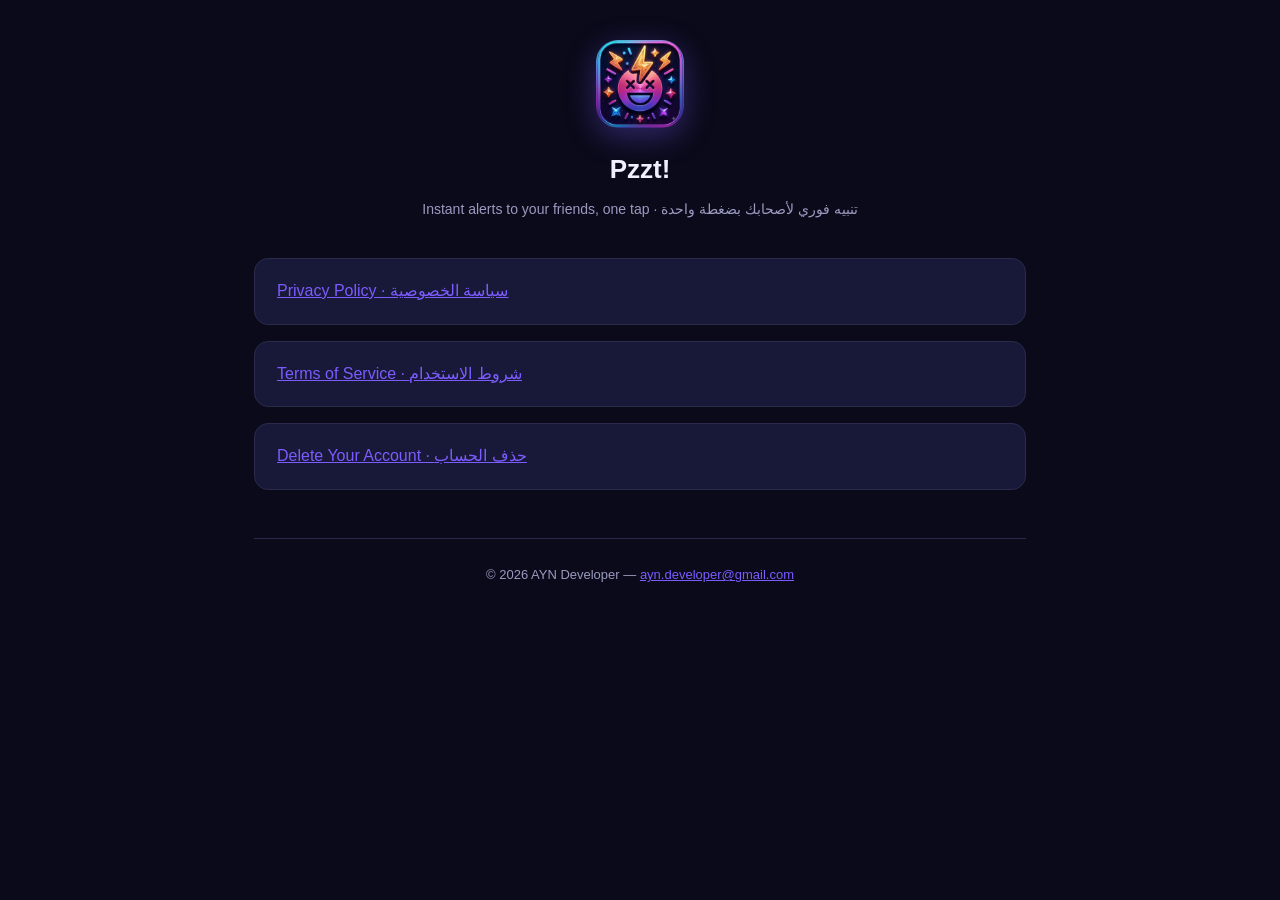
<file: index.html>
<!DOCTYPE html>
<html lang="en">
<head>
<meta charset="UTF-8"><meta name="viewport" content="width=device-width, initial-scale=1">
<title>Pzzt! — Instant alerts, instant connection</title>
<link rel="stylesheet" href="style.css">
</head>
<body>
<div class="wrap">
<header>
  <img class="logo-img" src="logo.png" alt="Pzzt logo">
  <h1>Pzzt!</h1>
  <div class="sub">Instant alerts to your friends, one tap · تنبيه فوري لأصحابك بضغطة واحدة</div>
</header>
<div class="card"><a href="privacy.html">Privacy Policy · سياسة الخصوصية</a></div>
<div class="card"><a href="terms.html">Terms of Service · شروط الاستخدام</a></div>
<div class="card"><a href="delete-account.html">Delete Your Account · حذف الحساب</a></div>
<footer>© 2026 AYN Developer — <a href="mailto:ayn.developer@gmail.com">ayn.developer@gmail.com</a></footer>
</div>
</body>
</html>
</file>
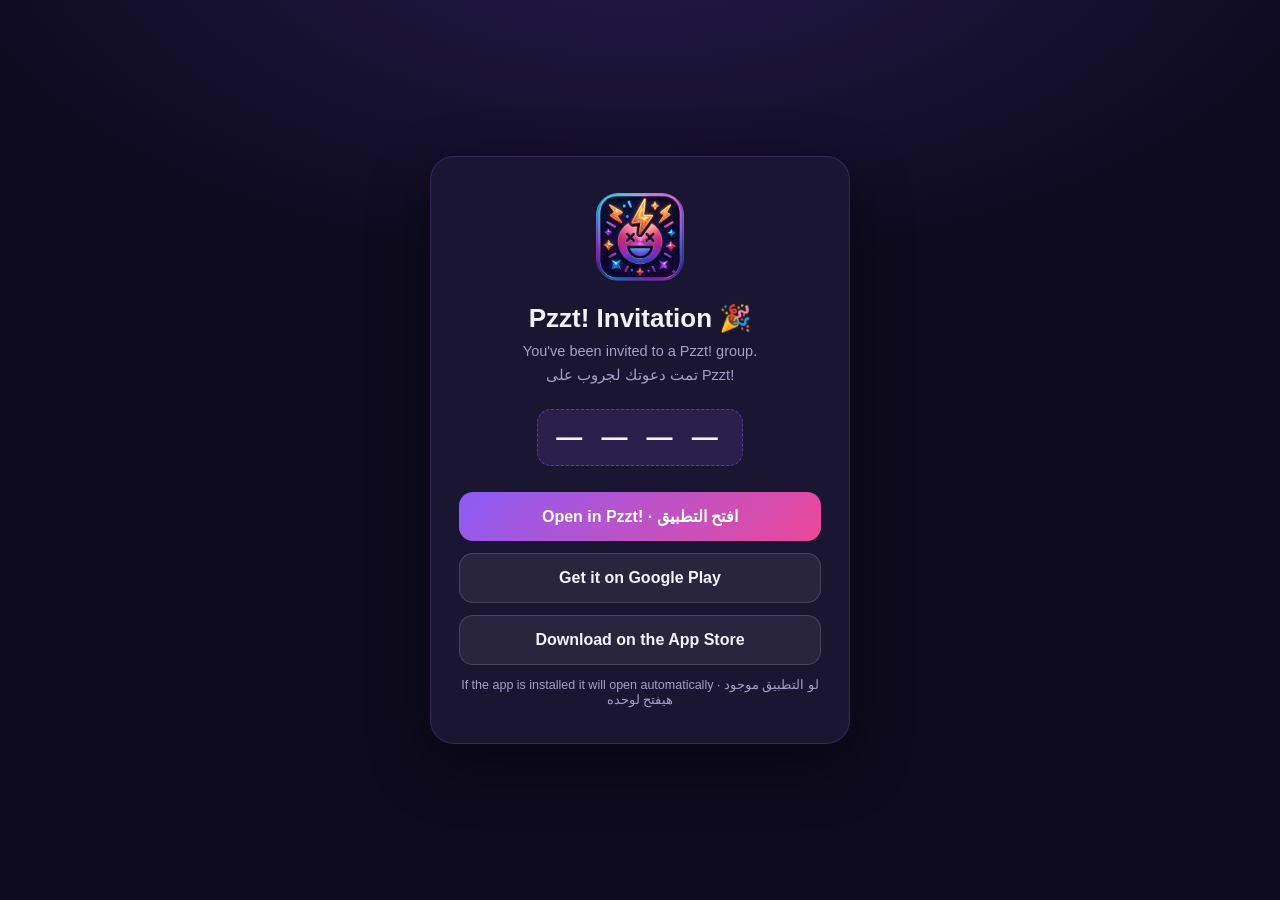
<file: invite/index.html>
<!DOCTYPE html>
<html lang="en">
<head>
<meta charset="UTF-8">
<meta name="viewport" content="width=device-width, initial-scale=1.0">
<title>Pzzt! — Join Group</title>
<link rel="icon" type="image/png" href="../logo.png">
<style>
  :root { --bg:#0e0b1e; --card:#1a1530; --primary:#8B5CF6; --text:#f4f2ff; --muted:#a79fc9; }
  * { margin:0; padding:0; box-sizing:border-box; }
  body {
    font-family:-apple-system,BlinkMacSystemFont,"Segoe UI",Roboto,Arial,sans-serif;
    background:radial-gradient(1200px 600px at 50% -10%, #241a4d 0%, var(--bg) 60%);
    color:var(--text); min-height:100vh; display:flex; align-items:center; justify-content:center; padding:24px;
  }
  .card { background:var(--card); border:1px solid rgba(139,92,246,.25); border-radius:24px;
    padding:36px 28px; max-width:420px; width:100%; text-align:center; box-shadow:0 20px 60px rgba(0,0,0,.45); }
  .logo { width:88px; height:88px; border-radius:22px; margin-bottom:18px; }
  h1 { font-size:26px; margin-bottom:6px; }
  .sub { color:var(--muted); font-size:14.5px; line-height:1.6; margin-bottom:22px; }
  .code { display:inline-block; letter-spacing:6px; font-weight:800; font-size:26px;
    background:rgba(139,92,246,.14); border:1px dashed rgba(139,92,246,.5);
    border-radius:14px; padding:12px 18px; margin-bottom:26px; }
  .btn { display:block; width:100%; padding:15px 16px; border-radius:14px; font-size:16px; font-weight:700;
    text-decoration:none; margin-bottom:12px; transition:transform .15s; cursor:pointer; }
  .btn:active { transform:scale(.97); }
  .btn-primary { background:linear-gradient(135deg,#8B5CF6,#EC4899); color:#fff; }
  .btn-store { background:rgba(255,255,255,.07); color:var(--text); border:1px solid rgba(255,255,255,.14); }
  .hint { color:var(--muted); font-size:12.5px; margin-top:10px; }
  .ar { direction:rtl; }
</style>
</head>
<body>
<div class="card">
  <img class="logo" src="../logo.png" alt="Pzzt!">
  <h1>Pzzt! Invitation 🎉</h1>
  <p class="sub">You've been invited to a Pzzt! group.<br>
     <span class="ar">تمت دعوتك لجروب على Pzzt!</span></p>
  <div class="code" id="codeBox">— — — —</div>
  <a class="btn btn-primary" id="openBtn" href="#">Open in Pzzt! · افتح التطبيق</a>
  <a class="btn btn-store" id="playBtn"
     href="https://play.google.com/store/apps/details?id=com.abdoooyousef.pzzt">Get it on Google Play</a>
  <a class="btn btn-store" id="iosBtn"
     href="https://apps.apple.com/app/pzzt/id0000000000">Download on the App Store</a>
  <p class="hint">If the app is installed it will open automatically ·
     <span class="ar">لو التطبيق موجود هيفتح لوحده</span></p>
</div>
<script>
(function () {
  var params = new URLSearchParams(location.search);
  var code = (params.get('c') || params.get('code') || '').replace(/[^A-Za-z0-9]/g, '').toUpperCase();
  var isAndroid = /android/i.test(navigator.userAgent);
  var isIOS = /iphone|ipad|ipod/i.test(navigator.userAgent);
  var play = 'https://play.google.com/store/apps/details?id=com.abdoooyousef.pzzt';
  var appstore = 'https://apps.apple.com/app/pzzt/id0000000000';

  if (code) document.getElementById('codeBox').textContent = code.split('').join(' ');

  // Hide the irrelevant store button per-platform
  if (isAndroid) document.getElementById('iosBtn').style.display = 'none';
  if (isIOS) document.getElementById('playBtn').style.display = 'none';

  function openApp() {
    if (!code) return;
    if (isAndroid) {
      // intent:// auto-opens the app if installed, else falls back to Play Store
      location.href = 'intent://join/' + code +
        '#Intent;scheme=pzzt;package=com.abdoooyousef.pzzt;S.browser_fallback_url=' +
        encodeURIComponent(play) + ';end';
    } else if (isIOS) {
      // Try the custom scheme; if nothing handles it, go to the App Store
      var t = Date.now();
      location.href = 'pzzt://join/' + code;
      setTimeout(function () {
        if (Date.now() - t < 1600 && !document.hidden) location.href = appstore;
      }, 1200);
    }
  }

  document.getElementById('openBtn').addEventListener('click', function (e) {
    e.preventDefault(); openApp();
  });

  // NFC/QR tap lands here → redirect IMMEDIATELY (app if installed, else the
  // store). The page itself is just a flash + manual fallback if redirects
  // are blocked.
  if (code && (isAndroid || isIOS)) openApp();
})();
</script>
</body>
</html>
</file>
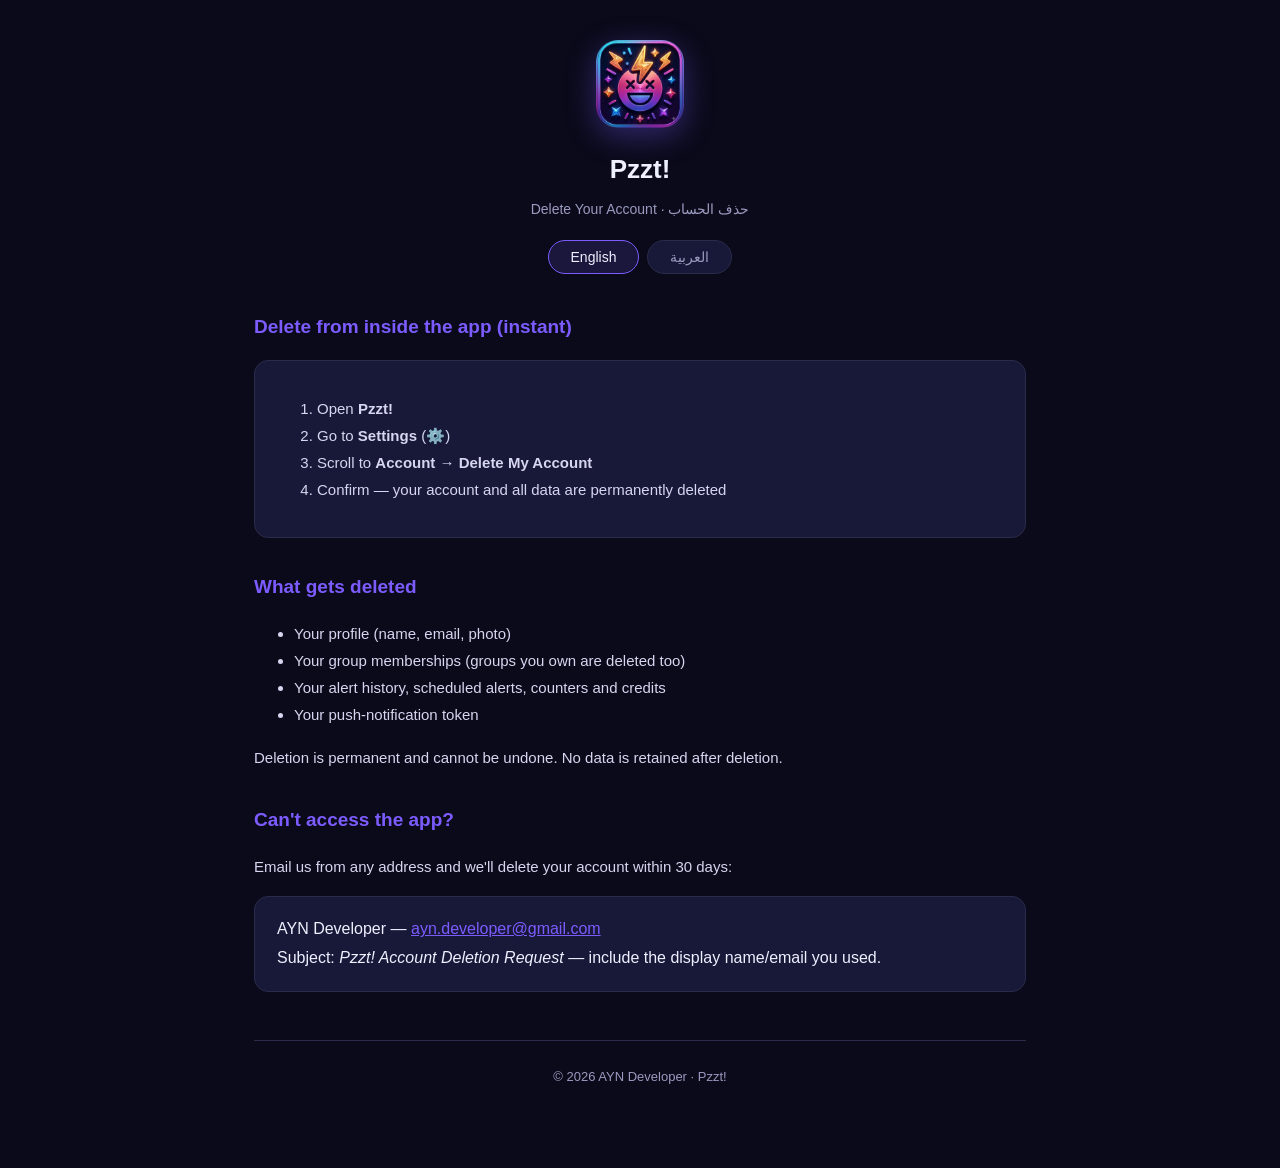
<file: delete-account.html>
<!DOCTYPE html>
<html lang="en">
<head>
<meta charset="UTF-8"><meta name="viewport" content="width=device-width, initial-scale=1">
<title>Pzzt! — Delete Your Account | حذف الحساب</title>
<link rel="stylesheet" href="style.css">
</head>
<body>
<div class="wrap">
<header>
  <img class="logo-img" src="logo.png" alt="Pzzt logo">
  <h1>Pzzt!</h1>
  <div class="sub">Delete Your Account · حذف الحساب</div>
  <div class="lang"><button id="btn-en" class="on" onclick="setLang('en')">English</button><button id="btn-ar" onclick="setLang('ar')">العربية</button></div>
</header>

<div id="en">
  <h2>Delete from inside the app (instant)</h2>
  <div class="card">
    <ol>
      <li>Open <strong>Pzzt!</strong></li>
      <li>Go to <strong>Settings</strong> (⚙️)</li>
      <li>Scroll to <strong>Account → Delete My Account</strong></li>
      <li>Confirm — your account and all data are permanently deleted</li>
    </ol>
  </div>
  <h2>What gets deleted</h2>
  <ul>
    <li>Your profile (name, email, photo)</li>
    <li>Your group memberships (groups you own are deleted too)</li>
    <li>Your alert history, scheduled alerts, counters and credits</li>
    <li>Your push-notification token</li>
  </ul>
  <p>Deletion is permanent and cannot be undone. No data is retained after deletion.</p>
  <h2>Can't access the app?</h2>
  <p>Email us from any address and we'll delete your account within 30 days:</p>
  <div class="card">AYN Developer — <a href="mailto:ayn.developer@gmail.com?subject=Pzzt!%20Account%20Deletion%20Request">ayn.developer@gmail.com</a><br>Subject: <em>Pzzt! Account Deletion Request</em> — include the display name/email you used.</div>
</div>

<div id="ar" class="hidden" dir="rtl">
  <h2>الحذف من جوه التطبيق (فوري)</h2>
  <div class="card">
    <ol>
      <li>افتح <strong>!Pzzt</strong></li>
      <li>ادخل على <strong>الإعدادات</strong> (⚙️)</li>
      <li>انزل لـ <strong>الحساب ← حذف حسابي</strong></li>
      <li>أكّد — حسابك وكل بياناتك بيتحذفوا نهائيًا</li>
    </ol>
  </div>
  <h2>اللي بيتحذف</h2>
  <ul>
    <li>ملفك الشخصي (الاسم، الإيميل، الصورة)</li>
    <li>عضوياتك في الجروبات (الجروبات اللي إنت مالكها بتتحذف كمان)</li>
    <li>سجل تنبيهاتك، التنبيهات المجدولة، العدادات والكريديت</li>
    <li>توكن الإشعارات بتاع جهازك</li>
  </ul>
  <p>الحذف نهائي ومش قابل للتراجع. مفيش أي بيانات بتتحفظ بعد الحذف.</p>
  <h2>مش قادر تدخل التطبيق؟</h2>
  <p>ابعتلنا إيميل من أي عنوان وهنحذف حسابك خلال 30 يوم:</p>
  <div class="card">AYN Developer — <a href="mailto:ayn.developer@gmail.com?subject=Pzzt!%20Account%20Deletion%20Request">ayn.developer@gmail.com</a><br>الموضوع: <em>Pzzt! Account Deletion Request</em> — اكتب الاسم/الإيميل اللي كنت مستخدمه.</div>
</div>

<footer>© 2026 AYN Developer · Pzzt!</footer>
</div>
<script>
function setLang(l){
  document.getElementById('en').classList.toggle('hidden', l!=='en');
  document.getElementById('ar').classList.toggle('hidden', l!=='ar');
  document.getElementById('btn-en').classList.toggle('on', l==='en');
  document.getElementById('btn-ar').classList.toggle('on', l==='ar');
}
</script>
</body>
</html>
</file>
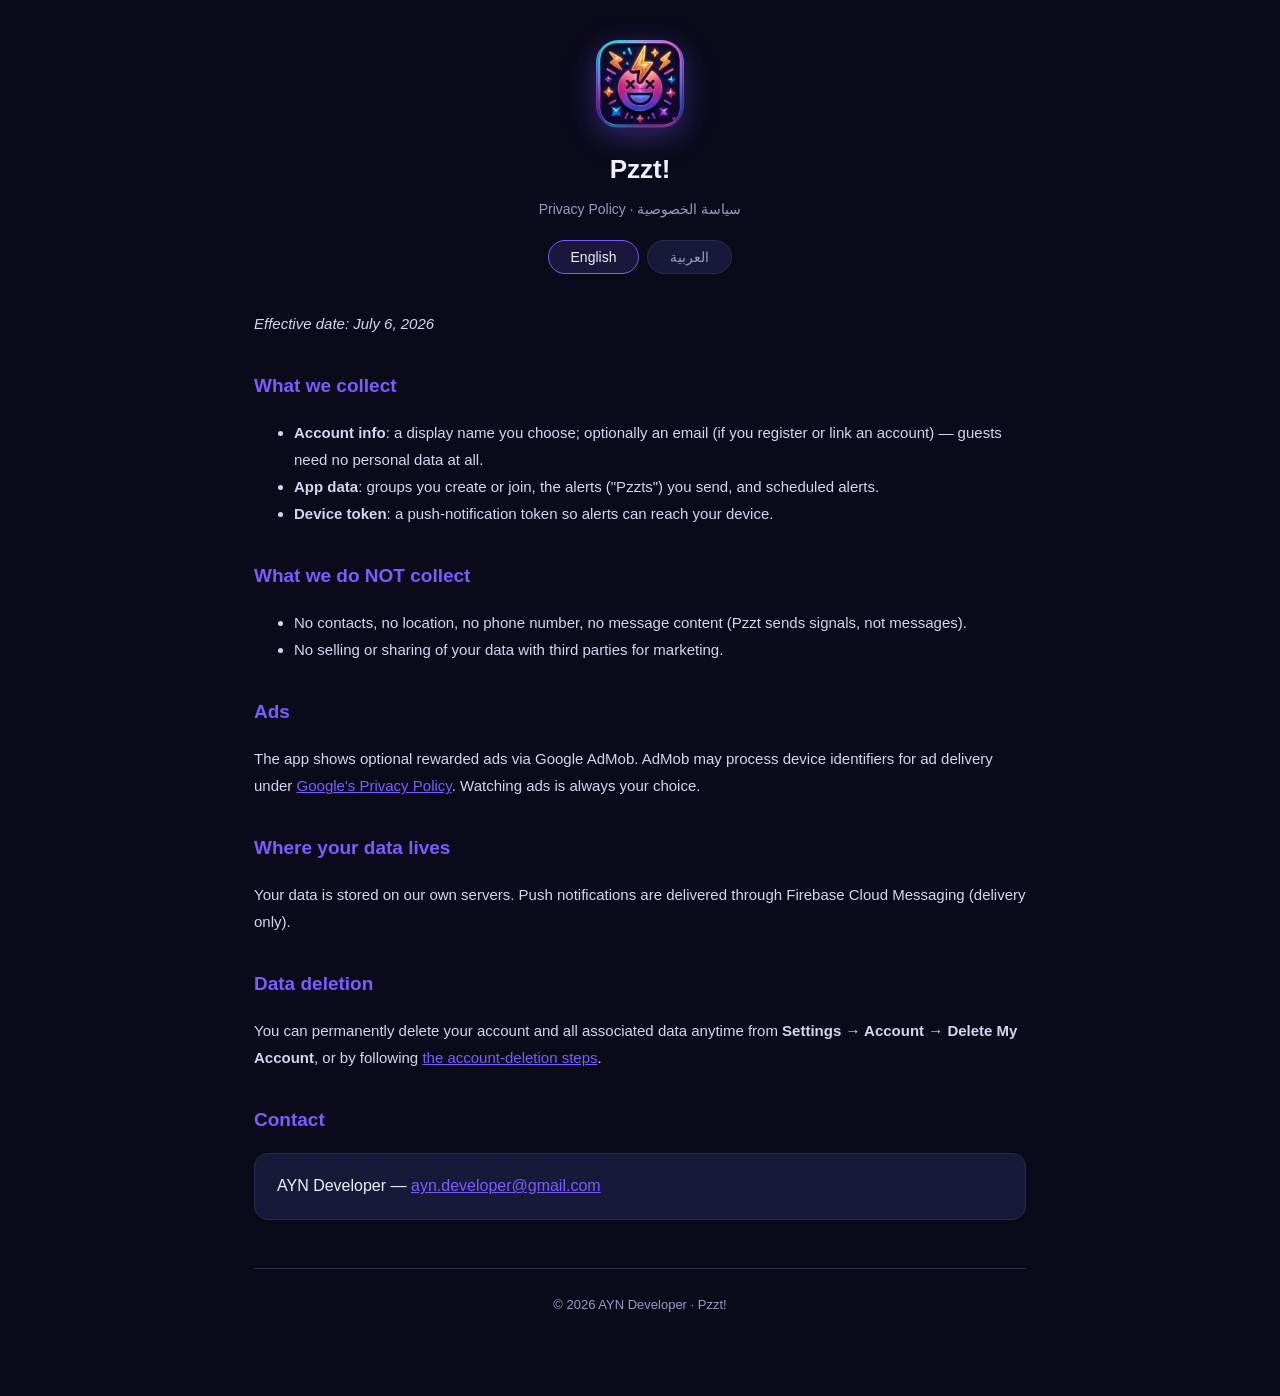
<file: privacy.html>
<!DOCTYPE html>
<html lang="en">
<head>
<meta charset="UTF-8"><meta name="viewport" content="width=device-width, initial-scale=1">
<title>Pzzt! — Privacy Policy | سياسة الخصوصية</title>
<link rel="stylesheet" href="style.css">
</head>
<body>
<div class="wrap">
<header>
  <img class="logo-img" src="logo.png" alt="Pzzt logo">
  <h1>Pzzt!</h1>
  <div class="sub">Privacy Policy · سياسة الخصوصية</div>
  <div class="lang"><button id="btn-en" class="on" onclick="setLang('en')">English</button><button id="btn-ar" onclick="setLang('ar')">العربية</button></div>
</header>

<div id="en">
  <p><em>Effective date: July 6, 2026</em></p>
  <h2>What we collect</h2>
  <ul>
    <li><strong>Account info</strong>: a display name you choose; optionally an email (if you register or link an account) — guests need no personal data at all.</li>
    <li><strong>App data</strong>: groups you create or join, the alerts ("Pzzts") you send, and scheduled alerts.</li>
    <li><strong>Device token</strong>: a push-notification token so alerts can reach your device.</li>
  </ul>
  <h2>What we do NOT collect</h2>
  <ul>
    <li>No contacts, no location, no phone number, no message content (Pzzt sends signals, not messages).</li>
    <li>No selling or sharing of your data with third parties for marketing.</li>
  </ul>
  <h2>Ads</h2>
  <p>The app shows optional rewarded ads via Google AdMob. AdMob may process device identifiers for ad delivery under <a href="https://policies.google.com/privacy">Google's Privacy Policy</a>. Watching ads is always your choice.</p>
  <h2>Where your data lives</h2>
  <p>Your data is stored on our own servers. Push notifications are delivered through Firebase Cloud Messaging (delivery only).</p>
  <h2>Data deletion</h2>
  <p>You can permanently delete your account and all associated data anytime from <strong>Settings → Account → Delete My Account</strong>, or by following <a href="delete-account.html">the account-deletion steps</a>.</p>
  <h2>Contact</h2>
  <div class="card">AYN Developer — <a href="mailto:ayn.developer@gmail.com">ayn.developer@gmail.com</a></div>
</div>

<div id="ar" class="hidden" dir="rtl">
  <p><em>تاريخ السريان: 6 يوليو 2026</em></p>
  <h2>البيانات اللي بنجمعها</h2>
  <ul>
    <li><strong>بيانات الحساب</strong>: اسم ظاهر بتختاره؛ وإيميل اختياريًا (لو سجّلت أو ربطت حسابك) — الضيوف مش محتاجين أي بيانات شخصية خالص.</li>
    <li><strong>بيانات التطبيق</strong>: الجروبات اللي بتنشئها أو بتنضم لها، والتنبيهات ("Pzzt") اللي بتبعتها، والتنبيهات المجدولة.</li>
    <li><strong>توكن الجهاز</strong>: توكن الإشعارات عشان التنبيهات توصل لجهازك.</li>
  </ul>
  <h2>اللي مش بنجمعه</h2>
  <ul>
    <li>لا جهات اتصال، لا موقع جغرافي، لا رقم تليفون، لا محتوى رسائل (Pzzt بيبعت إشارات مش رسايل).</li>
    <li>مفيش بيع أو مشاركة لبياناتك مع أي طرف تالت لأغراض تسويقية.</li>
  </ul>
  <h2>الإعلانات</h2>
  <p>التطبيق بيعرض إعلانات مكافئة اختيارية عبر Google AdMob. ممكن AdMob تعالج معرّفات الجهاز لعرض الإعلانات وفق <a href="https://policies.google.com/privacy">سياسة خصوصية Google</a>. مشاهدة الإعلانات دايمًا اختيارك.</p>
  <h2>مكان تخزين بياناتك</h2>
  <p>بياناتك متخزنة على سيرفراتنا الخاصة. الإشعارات بتتوصّل عبر Firebase Cloud Messaging (توصيل فقط).</p>
  <h2>حذف البيانات</h2>
  <p>تقدر تحذف حسابك وكل بياناته نهائيًا في أي وقت من <strong>الإعدادات ← الحساب ← حذف حسابي</strong>، أو باتباع <a href="delete-account.html">خطوات حذف الحساب</a>.</p>
  <h2>التواصل</h2>
  <div class="card">AYN Developer — <a href="mailto:ayn.developer@gmail.com">ayn.developer@gmail.com</a></div>
</div>

<footer>© 2026 AYN Developer · Pzzt!</footer>
</div>
<script>
function setLang(l){
  document.getElementById('en').classList.toggle('hidden', l!=='en');
  document.getElementById('ar').classList.toggle('hidden', l!=='ar');
  document.getElementById('btn-en').classList.toggle('on', l==='en');
  document.getElementById('btn-ar').classList.toggle('on', l==='ar');
}
</script>
</body>
</html>
</file>
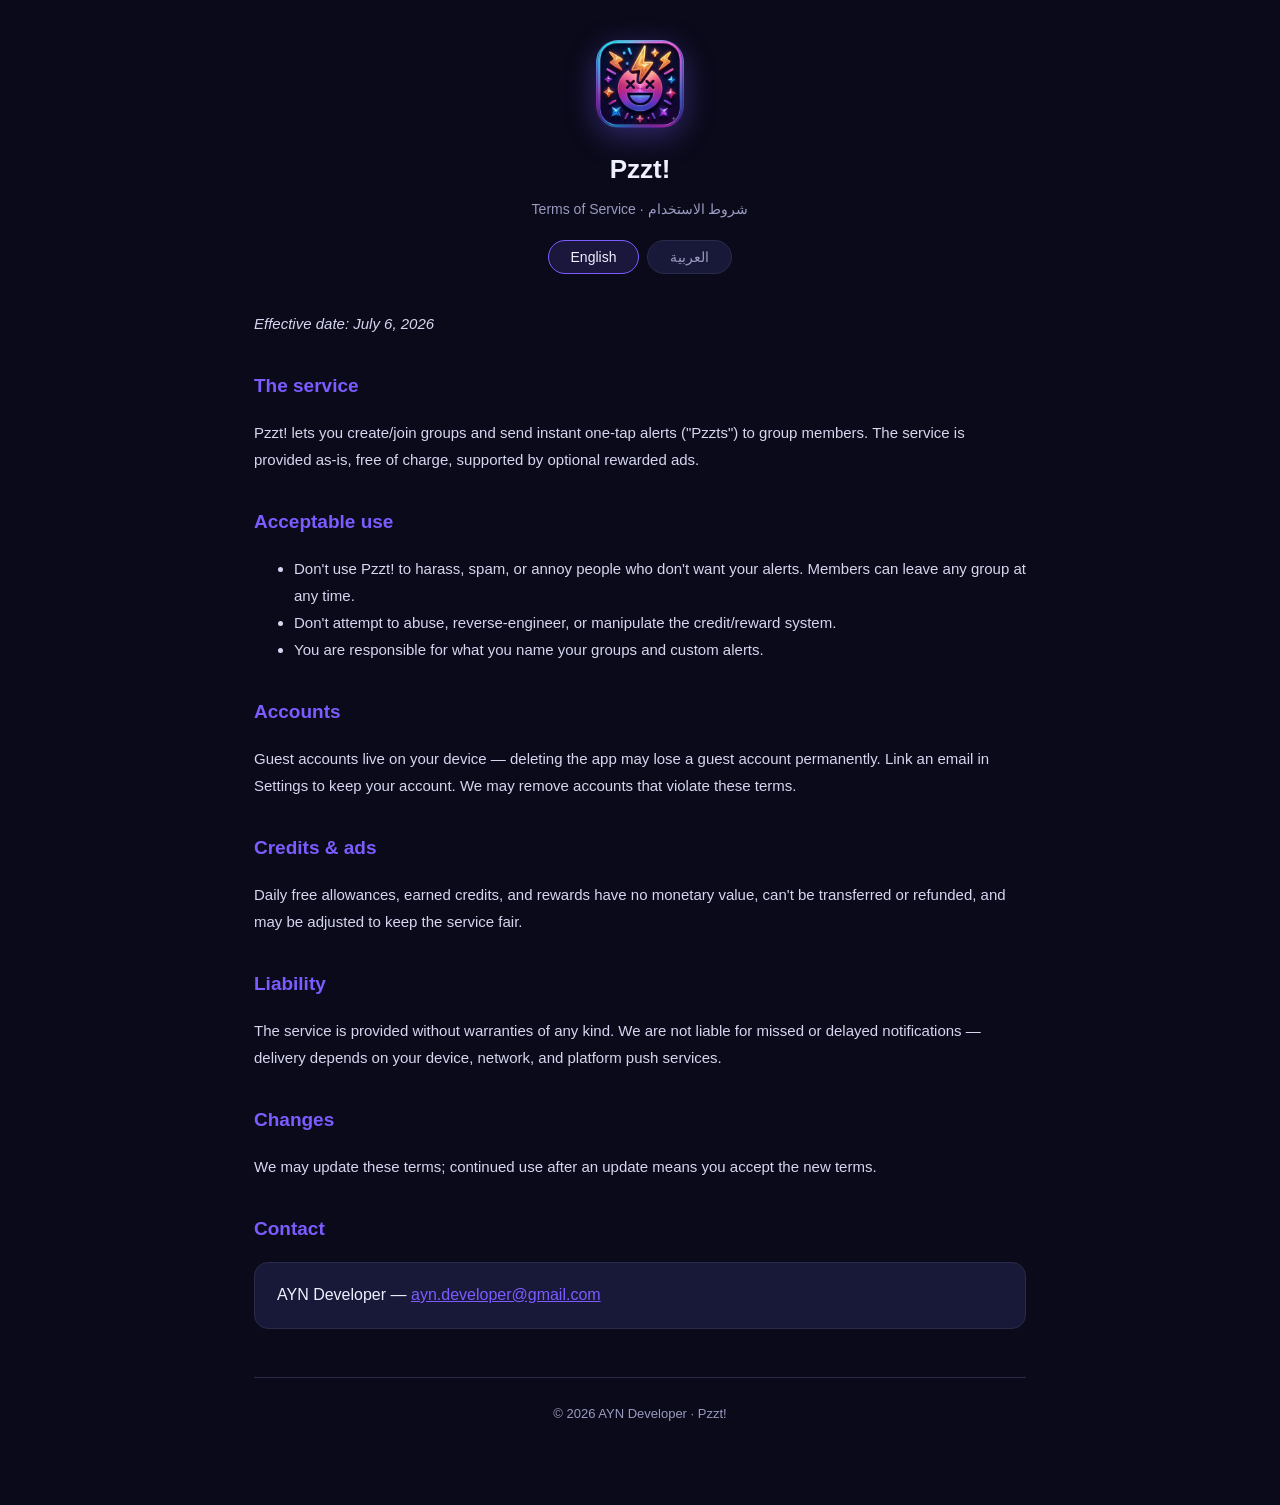
<file: terms.html>
<!DOCTYPE html>
<html lang="en">
<head>
<meta charset="UTF-8"><meta name="viewport" content="width=device-width, initial-scale=1">
<title>Pzzt! — Terms of Service | شروط الاستخدام</title>
<link rel="stylesheet" href="style.css">
</head>
<body>
<div class="wrap">
<header>
  <img class="logo-img" src="logo.png" alt="Pzzt logo">
  <h1>Pzzt!</h1>
  <div class="sub">Terms of Service · شروط الاستخدام</div>
  <div class="lang"><button id="btn-en" class="on" onclick="setLang('en')">English</button><button id="btn-ar" onclick="setLang('ar')">العربية</button></div>
</header>

<div id="en">
  <p><em>Effective date: July 6, 2026</em></p>
  <h2>The service</h2>
  <p>Pzzt! lets you create/join groups and send instant one-tap alerts ("Pzzts") to group members. The service is provided as-is, free of charge, supported by optional rewarded ads.</p>
  <h2>Acceptable use</h2>
  <ul>
    <li>Don't use Pzzt! to harass, spam, or annoy people who don't want your alerts. Members can leave any group at any time.</li>
    <li>Don't attempt to abuse, reverse-engineer, or manipulate the credit/reward system.</li>
    <li>You are responsible for what you name your groups and custom alerts.</li>
  </ul>
  <h2>Accounts</h2>
  <p>Guest accounts live on your device — deleting the app may lose a guest account permanently. Link an email in Settings to keep your account. We may remove accounts that violate these terms.</p>
  <h2>Credits &amp; ads</h2>
  <p>Daily free allowances, earned credits, and rewards have no monetary value, can't be transferred or refunded, and may be adjusted to keep the service fair.</p>
  <h2>Liability</h2>
  <p>The service is provided without warranties of any kind. We are not liable for missed or delayed notifications — delivery depends on your device, network, and platform push services.</p>
  <h2>Changes</h2>
  <p>We may update these terms; continued use after an update means you accept the new terms.</p>
  <h2>Contact</h2>
  <div class="card">AYN Developer — <a href="mailto:ayn.developer@gmail.com">ayn.developer@gmail.com</a></div>
</div>

<div id="ar" class="hidden" dir="rtl">
  <p><em>تاريخ السريان: 6 يوليو 2026</em></p>
  <h2>الخدمة</h2>
  <p>Pzzt! بيخليك تنشئ/تنضم لجروبات وتبعت تنبيهات فورية بضغطة واحدة ("Pzzt") لأعضاء الجروب. الخدمة مقدمة كما هي، مجانًا، ومدعومة بإعلانات مكافئة اختيارية.</p>
  <h2>الاستخدام المقبول</h2>
  <ul>
    <li>متستخدمش Pzzt! للمضايقة أو الإزعاج أو السبام لحد مش عايز تنبيهاتك. أي عضو يقدر يسيب أي جروب في أي وقت.</li>
    <li>ممنوع محاولة استغلال أو التلاعب بنظام الكريديت/المكافآت.</li>
    <li>إنت مسؤول عن أسماء جروباتك وتنبيهاتك المخصصة.</li>
  </ul>
  <h2>الحسابات</h2>
  <p>حساب الضيف بيعيش على جهازك — مسح التطبيق ممكن يضيعه نهائيًا. اربط إيميل من الإعدادات عشان تحتفظ بحسابك. من حقنا نشيل الحسابات المخالفة للشروط دي.</p>
  <h2>الكريديت والإعلانات</h2>
  <p>الرصيد اليومي المجاني والكريديت المكتسب والمكافآت ملهاش قيمة مالية، ومش قابلة للتحويل أو الاسترداد، وممكن تتعدل للحفاظ على عدالة الخدمة.</p>
  <h2>المسؤولية</h2>
  <p>الخدمة مقدمة من غير أي ضمانات. مش مسؤولين عن تأخر أو عدم وصول الإشعارات — التوصيل بيعتمد على جهازك وشبكتك وخدمات الإشعارات بتاعة المنصة.</p>
  <h2>التعديلات</h2>
  <p>ممكن نحدّث الشروط دي؛ استمرارك في الاستخدام بعد التحديث معناه قبولك للشروط الجديدة.</p>
  <h2>التواصل</h2>
  <div class="card">AYN Developer — <a href="mailto:ayn.developer@gmail.com">ayn.developer@gmail.com</a></div>
</div>

<footer>© 2026 AYN Developer · Pzzt!</footer>
</div>
<script>
function setLang(l){
  document.getElementById('en').classList.toggle('hidden', l!=='en');
  document.getElementById('ar').classList.toggle('hidden', l!=='ar');
  document.getElementById('btn-en').classList.toggle('on', l==='en');
  document.getElementById('btn-ar').classList.toggle('on', l==='ar');
}
</script>
</body>
</html>
</file>
<file: style.css>
:root{--bg:#0a0a1a;--card:#181838;--text:#eef0ff;--dim:#9a9ac0;--accent:#7c5cff}
*{box-sizing:border-box}
body{margin:0;font-family:'Segoe UI',Tahoma,Arial,sans-serif;background:var(--bg);color:var(--text);line-height:1.8}
.wrap{max-width:820px;margin:0 auto;padding:40px 24px 80px}
header{text-align:center;margin-bottom:36px}
header .logo{font-size:44px}
header h1{margin:8px 0 4px;font-size:26px}
header .sub{color:var(--dim);font-size:14px}
.lang{display:flex;gap:8px;justify-content:center;margin:18px 0}
.lang button{background:var(--card);color:var(--dim);border:1px solid #2a2a4a;padding:8px 22px;border-radius:20px;cursor:pointer;font-size:14px;font-family:inherit}
.lang button.on{color:var(--text);border-color:var(--accent);background:rgba(124,92,255,.15)}
h2{font-size:19px;color:var(--accent);margin-top:32px}
p,li{color:#d6d6f0;font-size:15px}
.card{background:var(--card);border:1px solid #2a2a4a;border-radius:14px;padding:18px 22px;margin:16px 0}
a{color:var(--accent)}
footer{margin-top:48px;text-align:center;color:var(--dim);font-size:13px;border-top:1px solid #2a2a4a;padding-top:24px}
[dir=rtl] body{font-family:'Segoe UI',Tahoma,Arial,sans-serif}
.hidden{display:none}

.logo-img{width:88px;height:88px;border-radius:22px;box-shadow:0 8px 30px rgba(124,92,255,.35)}
</file>
